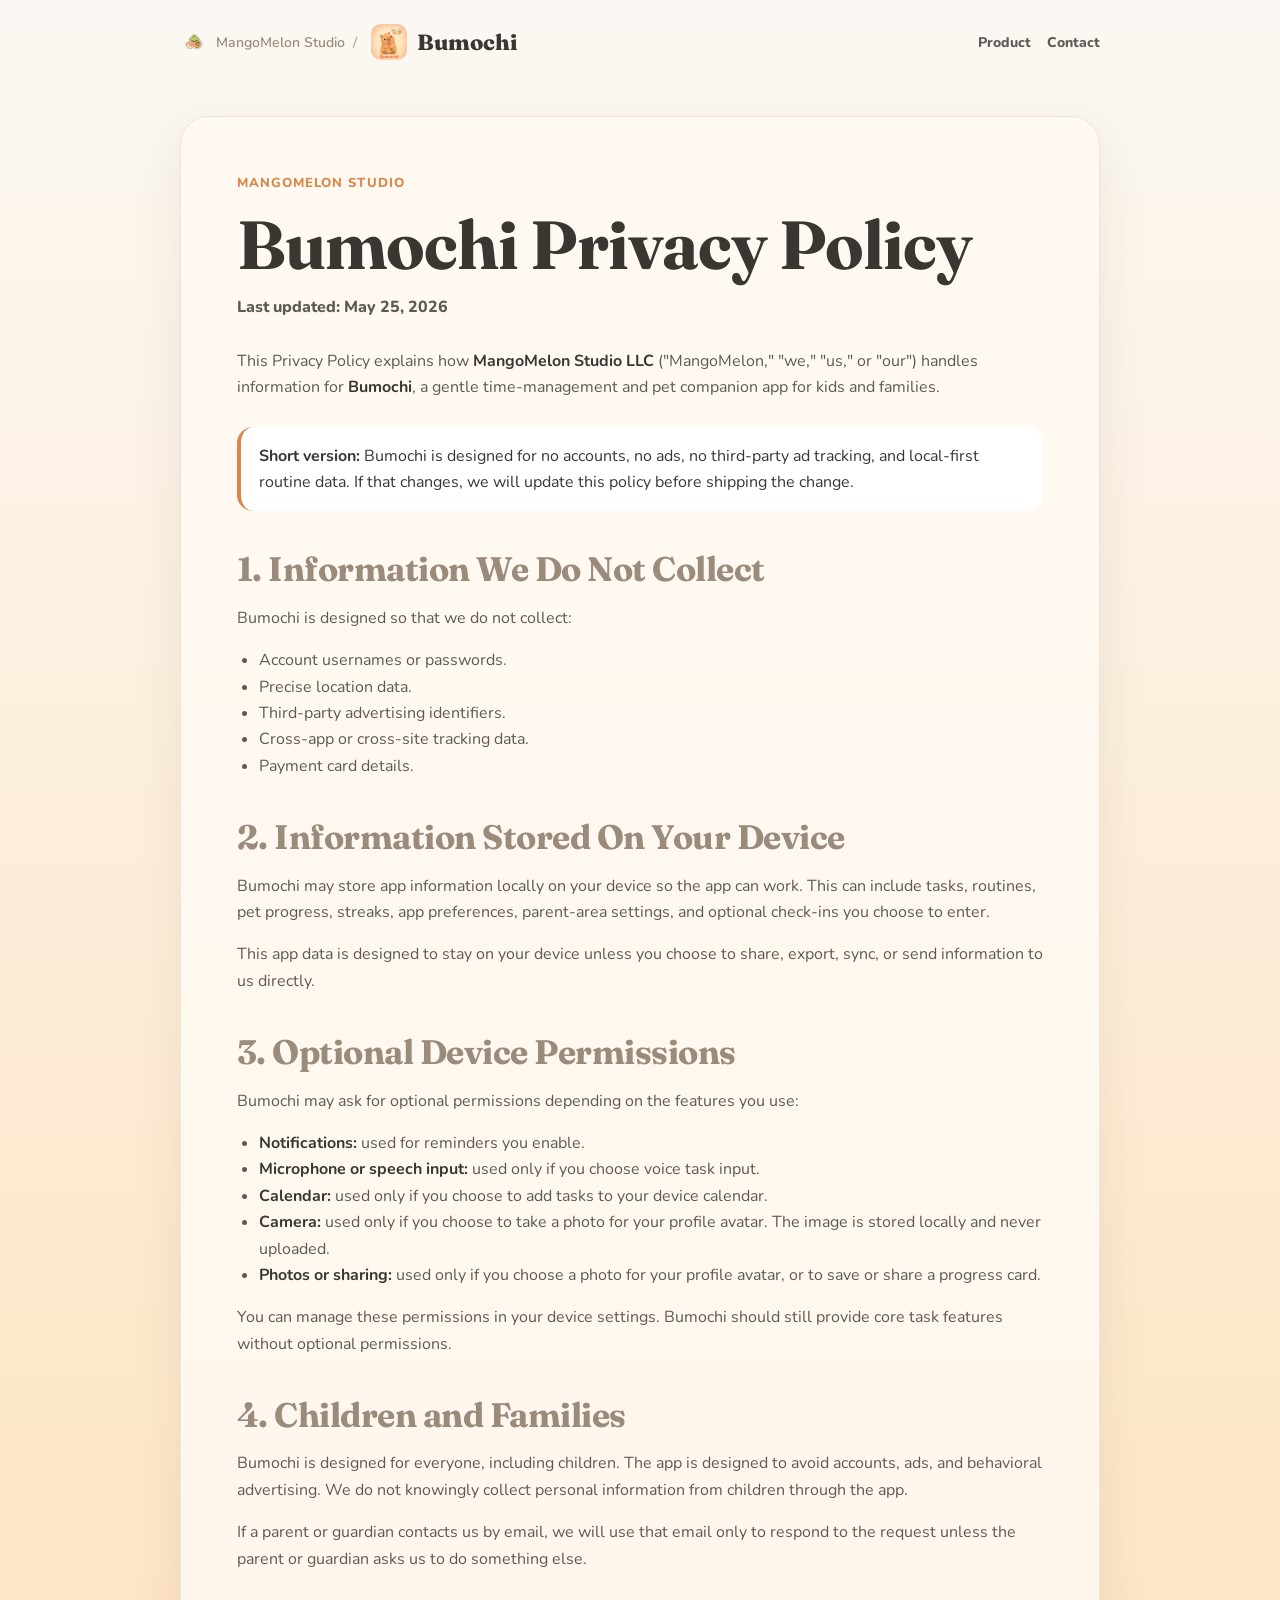
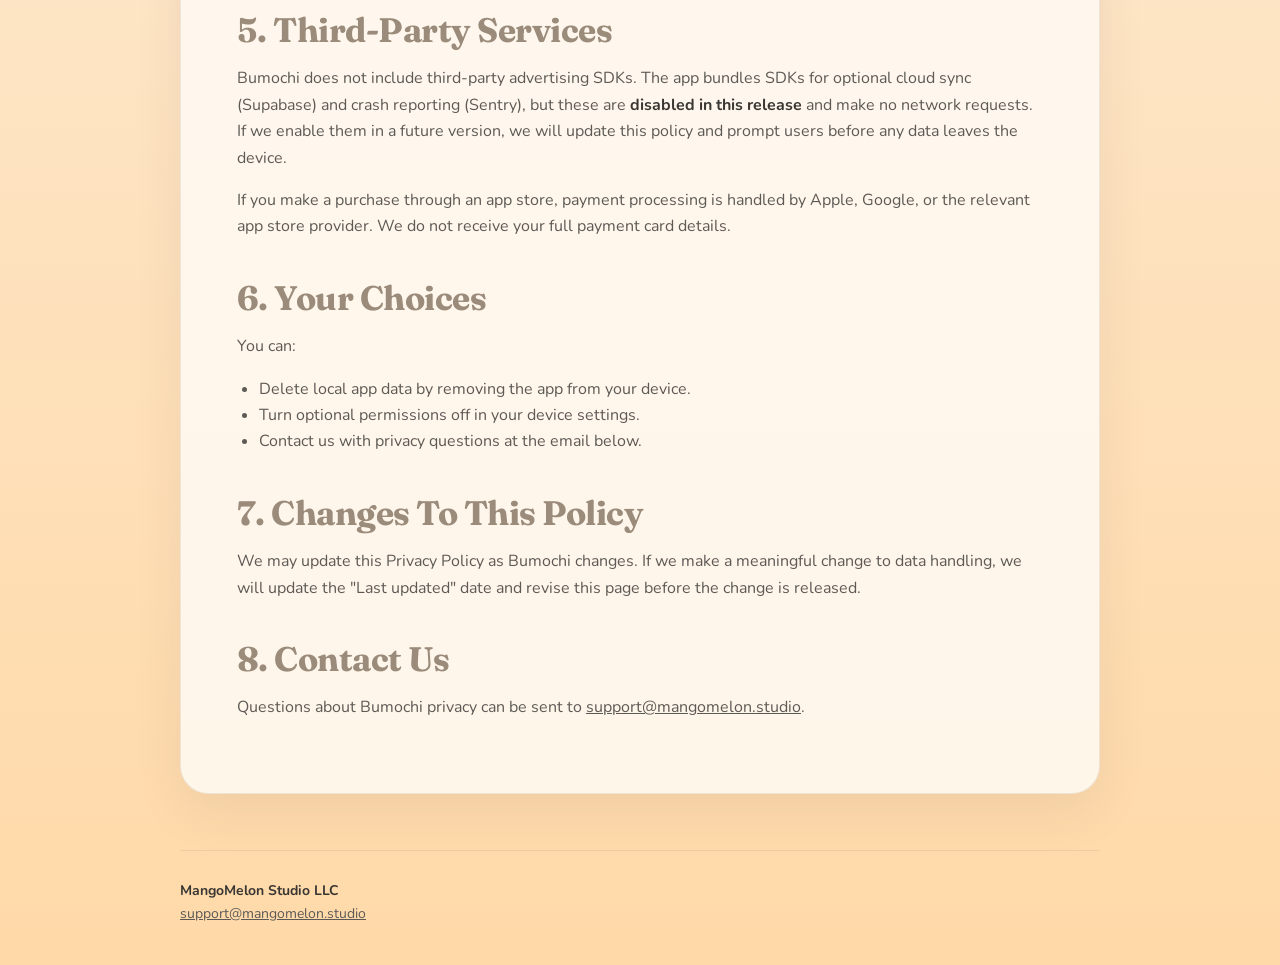
<file: bumochi/privacy/index.html>
<!doctype html>
<html lang="en">
<head>
  <meta charset="UTF-8" />
  <meta name="viewport" content="width=device-width, initial-scale=1.0" />
  <title>Bumochi Privacy Policy | MangoMelon Studio</title>
  <meta name="description" content="Privacy policy for Bumochi, a MangoMelon Studio app for kids and families." />
  <link rel="icon" type="image/png" href="../../bumochi-icon-small.png" />
  <link rel="apple-touch-icon" href="../../bumochi-icon.png" />
  <link rel="stylesheet" href="../../mm.css" />
  <style>
    :root {
      color-scheme: light;
      --coral: #D9874A;          /* mango-600 (Bumochi accent) */
      --cream: #FBF8F3;          /* cream-50 */
      --peach: #FFD9A8;          /* mango-300 */
      --ink-primary: #3A3733;
      --ink-secondary: #5D5A56;
      --paper: #FFFFFF;
      --line: rgba(155, 139, 122, 0.18);
    }
    * { box-sizing: border-box; }
    body {
      margin: 0;
      font-family: Nunito, system-ui, sans-serif;
      color: var(--ink-primary);
      background: linear-gradient(180deg, var(--cream) 0%, var(--peach) 100%);
      line-height: 1.65;
    }
    h1, h2 {
      font-family: Fraunces, Georgia, serif;
      line-height: 1.1;
    }
    a { color: inherit; }
    .shell {
      width: min(920px, calc(100% - 32px));
      margin: 0 auto;
    }
    .nav {
      display: flex;
      justify-content: space-between;
      align-items: center;
      gap: 16px;
      padding: 24px 0;
      font-weight: 800;
    }
    .brand {
      display: inline-flex;
      align-items: center;
      gap: 10px;
      text-decoration: none;
      font-family: Fraunces, Georgia, serif;
      font-size: 22px;
    }
    .brand img {
      width: 36px;
      height: 36px;
      border-radius: 10px;
    }
    .nav-links {
      display: flex;
      flex-wrap: wrap;
      justify-content: flex-end;
      gap: 16px;
      color: var(--ink-secondary);
      font-size: 14px;
    }
    .nav-links a { text-decoration: none; }
    .card {
      background: rgba(255, 250, 243, 0.88);
      border: 1px solid var(--line);
      border-radius: 28px;
      box-shadow: 0 18px 50px rgba(61, 46, 38, 0.08);
      padding: clamp(24px, 5vw, 56px);
      margin: 32px 0 56px;
    }
    .eyebrow {
      margin: 0 0 12px;
      color: var(--coral);
      font-weight: 800;
      letter-spacing: 0.08em;
      text-transform: uppercase;
      font-size: 13px;
    }
    h1 {
      margin: 0 0 12px;
      font-size: clamp(38px, 7vw, 68px);
    }
    h2 {
      margin: 40px 0 10px;
      font-size: clamp(24px, 4vw, 34px);
    }
    p, li { color: var(--ink-secondary); }
    strong { color: var(--ink-primary); }
    ul { padding-left: 22px; }
    .updated {
      margin: 0 0 28px;
      color: var(--ink-secondary);
      font-weight: 800;
    }
    .notice {
      border-left: 4px solid var(--coral);
      background: #fff;
      border-radius: 16px;
      padding: 16px 18px;
      margin: 26px 0;
    }
    .footer {
      border-top: 1px solid var(--line);
      padding: 28px 0 40px;
      color: var(--ink-secondary);
      font-size: 14px;
    }
    @media (max-width: 640px) {
      .nav { align-items: flex-start; }
      .nav-links { max-width: 210px; }
    }
  </style>
</head>
<body>
  <header class="shell nav">
    <div style="display:flex; align-items:center; gap:14px;">
      <a href="../../index.html" style="display:inline-flex; align-items:center; gap:8px; text-decoration:none; color: var(--mm-taupe-600); font-size:14px; font-weight:600;">
        <img src="../../mangomelon-logo.png" alt="MangoMelon Studio" style="width:28px; height:28px; object-fit:contain;" />
        <span>MangoMelon Studio</span>
        <span style="color: var(--mm-sand-400);">/</span>
      </a>
      <a class="brand" href="../index.html">
        <img src="../../bumochi-icon-small.png" alt="" />
        Bumochi
      </a>
    </div>
    <nav class="nav-links" aria-label="Privacy navigation">
      <a href="../index.html">Product</a>
      <a href="../../contact/index.html">Contact</a>
    </nav>
  </header>

  <main class="shell">
    <article class="card">
      <p class="eyebrow">MangoMelon Studio</p>
      <h1>Bumochi Privacy Policy</h1>
      <p class="updated">Last updated: May 25, 2026</p>

      <p>
        This Privacy Policy explains how <strong>MangoMelon Studio LLC</strong>
        ("MangoMelon," "we," "us," or "our") handles information for
        <strong>Bumochi</strong>, a gentle time-management and pet companion app
        for kids and families.
      </p>

      <div class="notice">
        <strong>Short version:</strong> Bumochi is designed for no accounts, no ads,
        no third-party ad tracking, and local-first routine data. If that changes,
        we will update this policy before shipping the change.
      </div>

      <h2>1. Information We Do Not Collect</h2>
      <p>Bumochi is designed so that we do not collect:</p>
      <ul>
        <li>Account usernames or passwords.</li>
        <li>Precise location data.</li>
        <li>Third-party advertising identifiers.</li>
        <li>Cross-app or cross-site tracking data.</li>
        <li>Payment card details.</li>
      </ul>

      <h2>2. Information Stored On Your Device</h2>
      <p>
        Bumochi may store app information locally on your device so the app can work.
        This can include tasks, routines, pet progress, streaks, app preferences,
        parent-area settings, and optional check-ins you choose to enter.
      </p>
      <p>
        This app data is designed to stay on your device unless you choose to share,
        export, sync, or send information to us directly.
      </p>

      <h2>3. Optional Device Permissions</h2>
      <p>Bumochi may ask for optional permissions depending on the features you use:</p>
      <ul>
        <li><strong>Notifications:</strong> used for reminders you enable.</li>
        <li><strong>Microphone or speech input:</strong> used only if you choose voice task input.</li>
        <li><strong>Calendar:</strong> used only if you choose to add tasks to your device calendar.</li>
        <li><strong>Camera:</strong> used only if you choose to take a photo for your profile avatar. The image is stored locally and never uploaded.</li>
        <li><strong>Photos or sharing:</strong> used only if you choose a photo for your profile avatar, or to save or share a progress card.</li>
      </ul>
      <p>
        You can manage these permissions in your device settings. Bumochi should still
        provide core task features without optional permissions.
      </p>

      <h2>4. Children and Families</h2>
      <p>
        Bumochi is designed for everyone, including children. The app is designed to avoid
        accounts, ads, and behavioral advertising. We do not knowingly collect personal
        information from children through the app.
      </p>
      <p>
        If a parent or guardian contacts us by email, we will use that email only to
        respond to the request unless the parent or guardian asks us to do something else.
      </p>

      <h2>5. Third-Party Services</h2>
      <p>
        Bumochi does not include third-party advertising SDKs. The app bundles SDKs for
        optional cloud sync (Supabase) and crash reporting (Sentry), but these are
        <strong>disabled in this release</strong> and make no network requests. If we
        enable them in a future version, we will update this policy and prompt users
        before any data leaves the device.
      </p>
      <p>
        If you make a purchase through an app store, payment processing is handled by
        Apple, Google, or the relevant app store provider. We do not receive your full
        payment card details.
      </p>

      <h2>6. Your Choices</h2>
      <p>You can:</p>
      <ul>
        <li>Delete local app data by removing the app from your device.</li>
        <li>Turn optional permissions off in your device settings.</li>
        <li>Contact us with privacy questions at the email below.</li>
      </ul>

      <h2>7. Changes To This Policy</h2>
      <p>
        We may update this Privacy Policy as Bumochi changes. If we make a meaningful
        change to data handling, we will update the "Last updated" date and revise this
        page before the change is released.
      </p>

      <h2>8. Contact Us</h2>
      <p>
        Questions about Bumochi privacy can be sent to
        <a href="mailto:support@mangomelon.studio?subject=Bumochi%20privacy">support@mangomelon.studio</a>.
      </p>
    </article>
  </main>

  <footer class="shell footer">
    <strong>MangoMelon Studio LLC</strong><br />
    <a href="mailto:support@mangomelon.studio">support@mangomelon.studio</a>
  </footer>
</body>
</html>
</file>
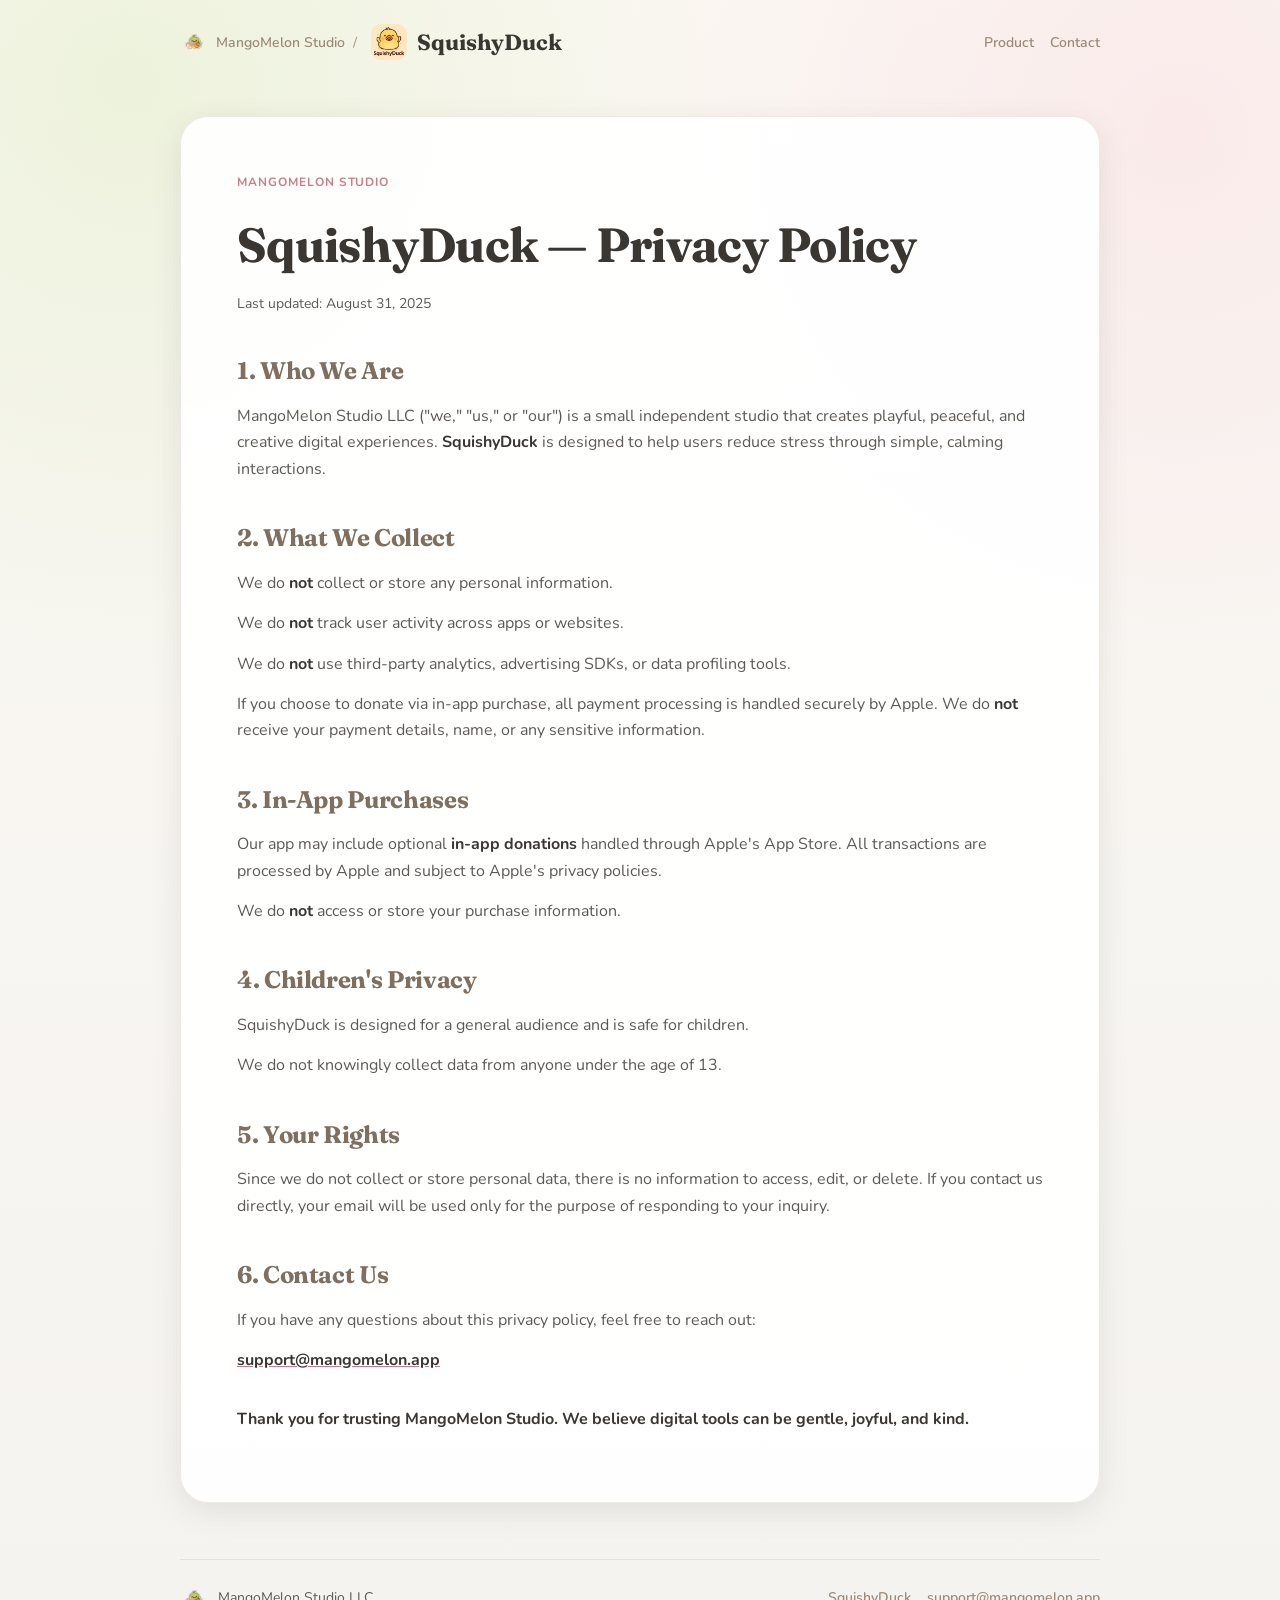
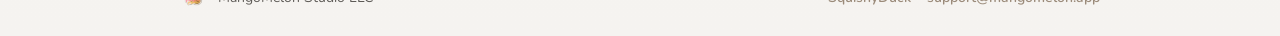
<file: squishyduck/privacy/index.html>
<!doctype html>
<html lang="en">
<head>
  <meta charset="UTF-8" />
  <meta name="viewport" content="width=device-width, initial-scale=1.0" />
  <title>SquishyDuck Privacy Policy | MangoMelon Studio</title>
  <meta name="description" content="Privacy policy for SquishyDuck, a MangoMelon Studio app." />
  <link rel="icon" type="image/png" href="../../squishyduck-icon.png" />
  <link rel="apple-touch-icon" href="../../squishyduck-icon.png" />
  <link rel="stylesheet" href="../../mm.css" />
  <style>
    * { box-sizing: border-box; }
    body { margin: 0; line-height: 1.65; }
    .shell { width: min(920px, calc(100% - 32px)); margin: 0 auto; }
    .nav {
      display: flex; justify-content: space-between; align-items: center;
      gap: 16px; padding: 24px 0; font-weight: 700;
    }
    .brand {
      display: inline-flex; align-items: center; gap: 10px;
      text-decoration: none; font-family: var(--font-display);
      font-size: 22px; color: var(--mm-ink-900);
    }
    .brand img { width: 36px; height: 36px; border-radius: 10px; }
    .nav-links {
      display: flex; flex-wrap: wrap; justify-content: flex-end;
      gap: 16px; color: var(--mm-ink-800); font-size: 14px;
    }
    .nav-links a { text-decoration: none; color: var(--mm-taupe-600); font-weight: 600; }
    .nav-links a:hover { color: var(--mm-taupe-700); }
    .card {
      background: rgba(255, 255, 255, 0.92);
      border: 1px solid var(--border);
      border-radius: 28px;
      box-shadow: var(--shadow-3);
      padding: clamp(24px, 5vw, 56px);
      margin: 32px 0 56px;
    }
    .eyebrow {
      font-size: 12px; font-weight: 700; letter-spacing: 0.08em;
      text-transform: uppercase; color: var(--mm-blossom-600);
      margin: 0 0 12px;
    }
    h1 { font-size: clamp(32px, 5vw, 48px); margin: 0 0 8px; color: var(--mm-ink-900); }
    h2 { font-size: 24px; margin: 36px 0 12px; color: var(--mm-taupe-700); }
    .updated { color: var(--mm-ink-800); font-size: 14px; margin: 0 0 24px; }
    p { margin: 0 0 14px; color: var(--mm-ink-800); }
    strong { color: var(--mm-ink-900); }
    a.inline { color: var(--mm-blossom-600); }
    footer.foot {
      border-top: 1px solid var(--border);
      padding: 24px 0; color: var(--mm-ink-800); font-size: 14px;
      display: flex; justify-content: space-between; align-items: center; gap: 16px; flex-wrap: wrap;
    }
  </style>
</head>
<body>
  <header class="shell nav">
    <div style="display:flex; align-items:center; gap:14px;">
      <a href="../../index.html" style="display:inline-flex; align-items:center; gap:8px; text-decoration:none; color: var(--mm-taupe-600); font-size:14px; font-weight:600;">
        <img src="../../mangomelon-logo.png" alt="MangoMelon Studio" style="width:28px; height:28px; object-fit:contain;" />
        <span>MangoMelon Studio</span>
        <span style="color: var(--mm-sand-400);">/</span>
      </a>
      <a class="brand" href="../index.html">
        <img src="../../squishyduck-icon.png" alt="" />
        SquishyDuck
      </a>
    </div>
    <nav class="nav-links" aria-label="Privacy navigation">
      <a href="../index.html">Product</a>
      <a href="../../contact/index.html">Contact</a>
    </nav>
  </header>

  <main class="shell">
    <article class="card">
      <p class="eyebrow">MangoMelon Studio</p>
      <h1>SquishyDuck — Privacy Policy</h1>
      <p class="updated">Last updated: August 31, 2025</p>

      <h2>1. Who We Are</h2>
      <p>
        MangoMelon Studio LLC ("we," "us," or "our") is a small independent studio that
        creates playful, peaceful, and creative digital experiences. <strong>SquishyDuck</strong>
        is designed to help users reduce stress through simple, calming interactions.
      </p>

      <h2>2. What We Collect</h2>
      <p>We do <strong>not</strong> collect or store any personal information.</p>
      <p>We do <strong>not</strong> track user activity across apps or websites.</p>
      <p>We do <strong>not</strong> use third-party analytics, advertising SDKs, or data profiling tools.</p>
      <p>
        If you choose to donate via in-app purchase, all payment processing is handled
        securely by Apple. We do <strong>not</strong> receive your payment details, name,
        or any sensitive information.
      </p>

      <h2>3. In-App Purchases</h2>
      <p>
        Our app may include optional <strong>in-app donations</strong> handled through
        Apple's App Store. All transactions are processed by Apple and subject to Apple's
        privacy policies.
      </p>
      <p>We do <strong>not</strong> access or store your purchase information.</p>

      <h2>4. Children's Privacy</h2>
      <p>SquishyDuck is designed for a general audience and is safe for children.</p>
      <p>We do not knowingly collect data from anyone under the age of 13.</p>

      <h2>5. Your Rights</h2>
      <p>
        Since we do not collect or store personal data, there is no information to access,
        edit, or delete. If you contact us directly, your email will be used only for the
        purpose of responding to your inquiry.
      </p>

      <h2>6. Contact Us</h2>
      <p>If you have any questions about this privacy policy, feel free to reach out:</p>
      <p><a class="inline" href="mailto:support@mangomelon.app"><strong>support@mangomelon.app</strong></a></p>

      <p style="margin-top: 32px;">
        <strong>Thank you for trusting MangoMelon Studio. We believe digital tools can be
        gentle, joyful, and kind.</strong>
      </p>
    </article>

    <footer class="foot">
      <a href="../../index.html" style="display:flex; align-items:center; gap:10px; text-decoration:none; color: var(--mm-ink-800);">
        <img src="../../mangomelon-logo.png" alt="" style="width:28px; height:28px; object-fit:contain;" />
        <span>MangoMelon Studio LLC</span>
      </a>
      <div style="display:flex; gap:16px;">
        <a href="../index.html" style="color: var(--mm-taupe-600); text-decoration:none; font-weight:600;">SquishyDuck</a>
        <a href="mailto:support@mangomelon.app" style="color: var(--mm-taupe-600); text-decoration:none; font-weight:600;">support@mangomelon.app</a>
      </div>
    </footer>
  </main>
</body>
</html>
</file>
<file: mm.css>
/* MangoMelon Studio — design tokens (from official design system) */
@import url('https://fonts.googleapis.com/css2?family=Fraunces:opsz,wght@9..144,400;9..144,500;9..144,600;9..144,700&family=Nunito:wght@400;500;600;700;800&family=Caveat+Brush&display=swap');

:root {
  --mm-cream-50:  #FBF8F3;
  --mm-cream-100: #F5F3F0;
  --mm-cream-200: #EDE7DD;
  --mm-sand-300:  #D9CFC0;
  --mm-sand-400:  #B5A394;
  --mm-taupe-500: #A8998A;
  --mm-taupe-600: #9B8B7A;
  --mm-taupe-700: #7E6F60;
  --mm-ink-800:   #5D5A56;
  --mm-ink-900:   #3A3733;

  --mm-mango-300: #FFD9A8;
  --mm-mango-500: #F2A65A;
  --mm-mango-600: #D9874A;

  --mm-melon-300: #DCEBC0;
  --mm-melon-500: #B6CF8E;
  --mm-melon-600: #8FB069;

  --mm-blossom-300: #F8D7DC;
  --mm-blossom-500: #E8A3AF;
  --mm-blossom-600: #C77E8A;

  --border: rgba(155, 139, 122, 0.18);
  --border-strong: rgba(155, 139, 122, 0.32);

  --font-display: 'Fraunces', 'DM Serif Display', Georgia, serif;
  --font-body:    'Nunito', -apple-system, BlinkMacSystemFont, 'Segoe UI', sans-serif;
  --font-hand:    'Caveat Brush', 'Comic Sans MS', cursive;

  --shadow-2: 0 4px 20px rgba(93, 90, 86, 0.10);
  --shadow-3: 0 8px 30px rgba(93, 90, 86, 0.12);
  --shadow-4: 0 12px 40px rgba(93, 90, 86, 0.18);

  --ease-soft: cubic-bezier(.4, 0, .2, 1);
}

html, body {
  background:
    radial-gradient(circle at 10% 5%, rgba(220, 235, 192, 0.45), transparent 32%),
    radial-gradient(circle at 92% 8%, rgba(248, 215, 220, 0.40), transparent 30%),
    linear-gradient(180deg, #FBF8F3 0%, #F5F3F0 100%);
  color: var(--mm-ink-800);
  font-family: var(--font-body);
  -webkit-font-smoothing: antialiased;
}

h1, h2, h3, h4 { font-family: var(--font-display); color: var(--mm-ink-900); letter-spacing: -0.015em; }
h2 { color: var(--mm-taupe-600); }
.mm-mascot { font-family: var(--font-hand); letter-spacing: 0.02em; }

.mm-caption {
  font-size: 12px;
  font-weight: 600;
  letter-spacing: 0.08em;
  text-transform: uppercase;
  color: var(--mm-taupe-600);
}

.mm-card {
  background: rgba(255, 255, 255, 0.88);
  border: 1px solid var(--border);
  border-radius: 22px;
  box-shadow: var(--shadow-2);
  transition: transform 240ms var(--ease-soft), box-shadow 240ms var(--ease-soft);
}
.mm-card:hover { transform: translateY(-4px); box-shadow: var(--shadow-3); }

.mm-btn-primary {
  background: var(--mm-taupe-600); color: #fff;
  padding: 14px 26px; border-radius: 14px;
  font-weight: 700; font-size: 15px;
  display: inline-flex; align-items: center; gap: 8px;
  transition: background 200ms var(--ease-soft), transform 200ms var(--ease-soft);
}
.mm-btn-primary:hover { background: var(--mm-taupe-500); transform: translateY(-2px); }

.mm-btn-ghost {
  background: #fff; color: var(--mm-taupe-700);
  padding: 14px 26px; border-radius: 14px;
  font-weight: 700; font-size: 15px;
  border: 1px solid var(--border-strong);
  display: inline-flex; align-items: center; gap: 8px;
  transition: background 200ms var(--ease-soft), transform 200ms var(--ease-soft);
}
.mm-btn-ghost:hover { background: var(--mm-cream-100); transform: translateY(-2px); }

.mm-link { color: var(--mm-taupe-600); font-weight: 600; transition: color 150ms; }
.mm-link:hover { color: var(--mm-taupe-700); }

.mm-nav {
  background: rgba(251, 248, 243, 0.85);
  backdrop-filter: blur(10px);
  border-bottom: 1px solid var(--border);
}
</file>
